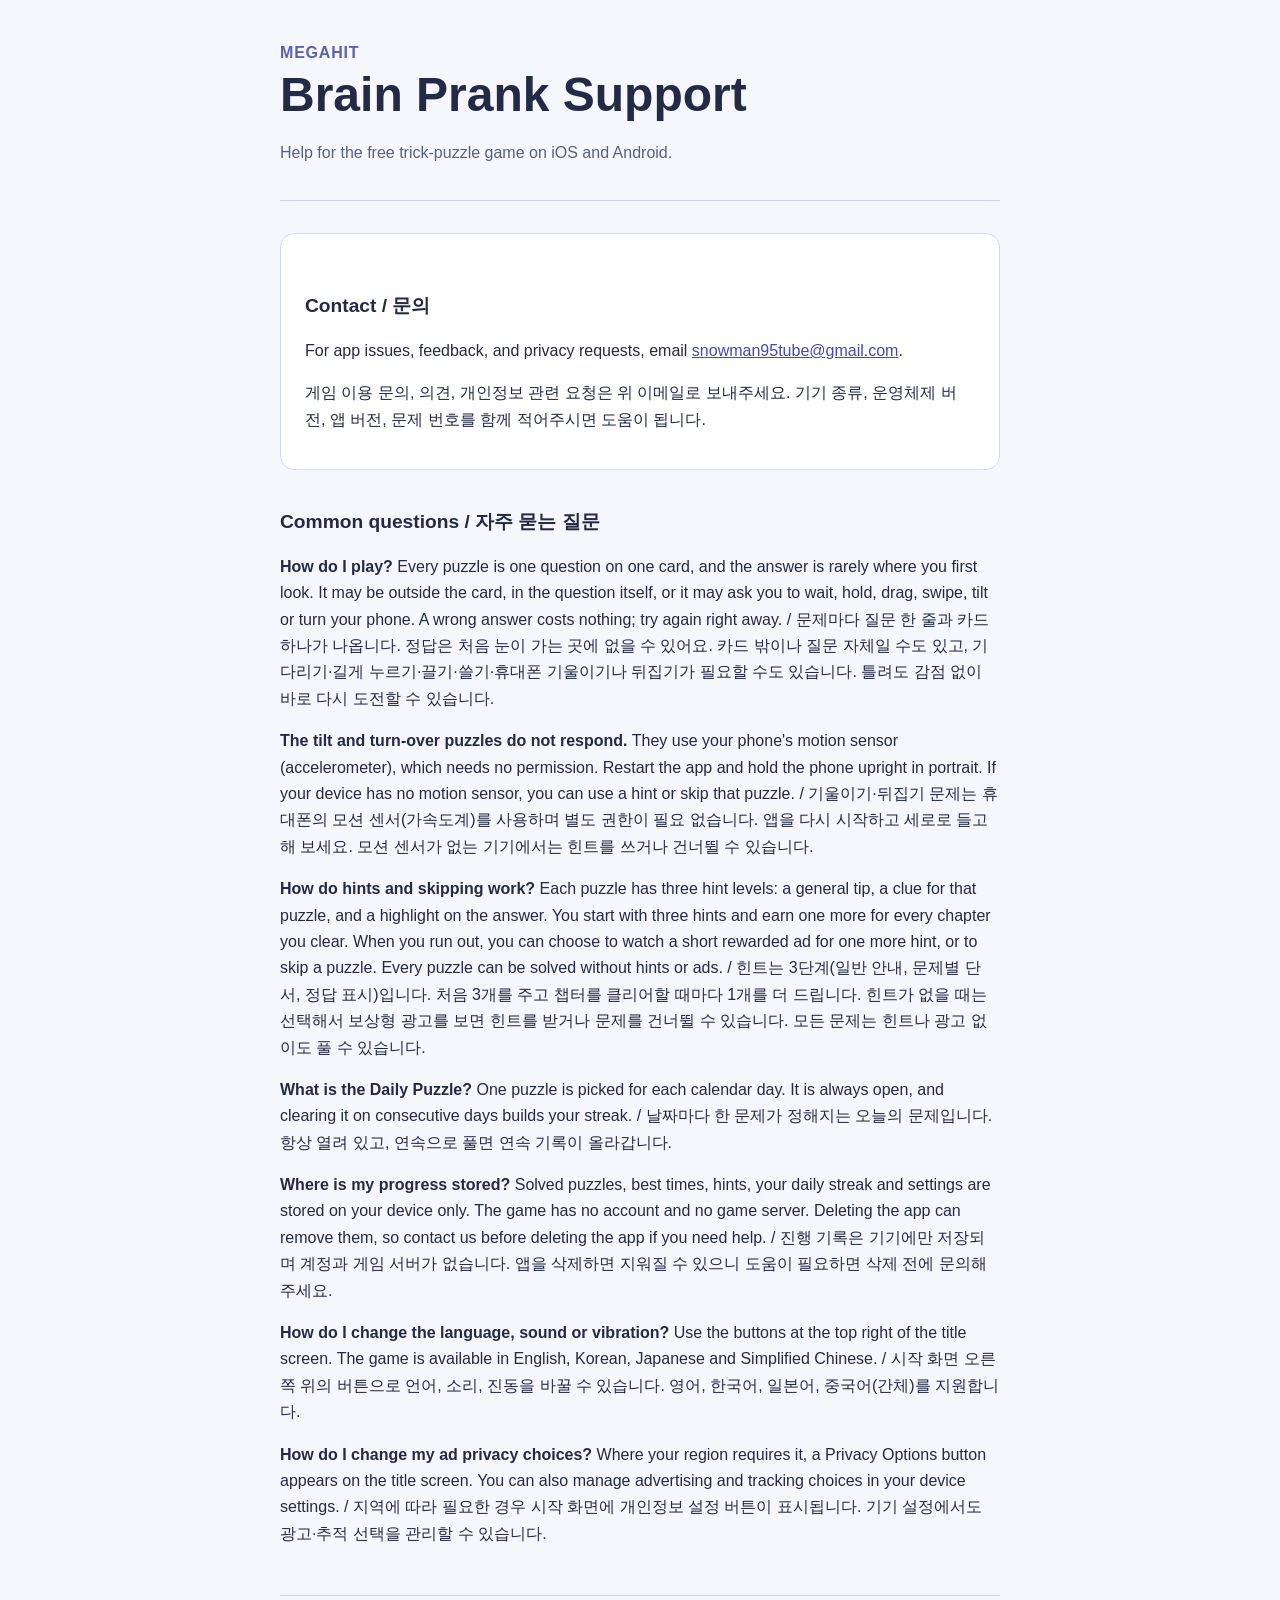
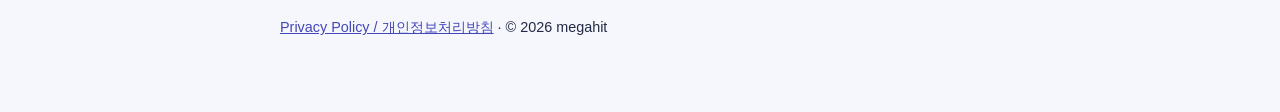
<file: index.html>
<!doctype html>
<html lang="en">
<head>
  <meta charset="utf-8">
  <meta name="viewport" content="width=device-width, initial-scale=1">
  <title>Brain Prank Support · megahit</title>
  <meta name="description" content="Support and contact information for Brain Prank.">
  <link rel="stylesheet" href="style.css">
</head>
<body>
<main>
  <header><div class="brand">megahit</div><h1>Brain Prank Support</h1><p class="subtle">Help for the free trick-puzzle game on iOS and Android.</p></header>
  <section class="card">
    <h2>Contact / 문의</h2>
    <p>For app issues, feedback, and privacy requests, email <a href="mailto:snowman95tube@gmail.com">snowman95tube@gmail.com</a>.</p>
    <p>게임 이용 문의, 의견, 개인정보 관련 요청은 위 이메일로 보내주세요. 기기 종류, 운영체제 버전, 앱 버전, 문제 번호를 함께 적어주시면 도움이 됩니다.</p>
  </section>
  <h2>Common questions / 자주 묻는 질문</h2>
  <p><strong>How do I play?</strong> Every puzzle is one question on one card, and the answer is rarely where you first look. It may be outside the card, in the question itself, or it may ask you to wait, hold, drag, swipe, tilt or turn your phone. A wrong answer costs nothing; try again right away. / 문제마다 질문 한 줄과 카드 하나가 나옵니다. 정답은 처음 눈이 가는 곳에 없을 수 있어요. 카드 밖이나 질문 자체일 수도 있고, 기다리기·길게 누르기·끌기·쓸기·휴대폰 기울이기나 뒤집기가 필요할 수도 있습니다. 틀려도 감점 없이 바로 다시 도전할 수 있습니다.</p>
  <p><strong>The tilt and turn-over puzzles do not respond.</strong> They use your phone's motion sensor (accelerometer), which needs no permission. Restart the app and hold the phone upright in portrait. If your device has no motion sensor, you can use a hint or skip that puzzle. / 기울이기·뒤집기 문제는 휴대폰의 모션 센서(가속도계)를 사용하며 별도 권한이 필요 없습니다. 앱을 다시 시작하고 세로로 들고 해 보세요. 모션 센서가 없는 기기에서는 힌트를 쓰거나 건너뛸 수 있습니다.</p>
  <p><strong>How do hints and skipping work?</strong> Each puzzle has three hint levels: a general tip, a clue for that puzzle, and a highlight on the answer. You start with three hints and earn one more for every chapter you clear. When you run out, you can choose to watch a short rewarded ad for one more hint, or to skip a puzzle. Every puzzle can be solved without hints or ads. / 힌트는 3단계(일반 안내, 문제별 단서, 정답 표시)입니다. 처음 3개를 주고 챕터를 클리어할 때마다 1개를 더 드립니다. 힌트가 없을 때는 선택해서 보상형 광고를 보면 힌트를 받거나 문제를 건너뛸 수 있습니다. 모든 문제는 힌트나 광고 없이도 풀 수 있습니다.</p>
  <p><strong>What is the Daily Puzzle?</strong> One puzzle is picked for each calendar day. It is always open, and clearing it on consecutive days builds your streak. / 날짜마다 한 문제가 정해지는 오늘의 문제입니다. 항상 열려 있고, 연속으로 풀면 연속 기록이 올라갑니다.</p>
  <p><strong>Where is my progress stored?</strong> Solved puzzles, best times, hints, your daily streak and settings are stored on your device only. The game has no account and no game server. Deleting the app can remove them, so contact us before deleting the app if you need help. / 진행 기록은 기기에만 저장되며 계정과 게임 서버가 없습니다. 앱을 삭제하면 지워질 수 있으니 도움이 필요하면 삭제 전에 문의해 주세요.</p>
  <p><strong>How do I change the language, sound or vibration?</strong> Use the buttons at the top right of the title screen. The game is available in English, Korean, Japanese and Simplified Chinese. / 시작 화면 오른쪽 위의 버튼으로 언어, 소리, 진동을 바꿀 수 있습니다. 영어, 한국어, 일본어, 중국어(간체)를 지원합니다.</p>
  <p><strong>How do I change my ad privacy choices?</strong> Where your region requires it, a Privacy Options button appears on the title screen. You can also manage advertising and tracking choices in your device settings. / 지역에 따라 필요한 경우 시작 화면에 개인정보 설정 버튼이 표시됩니다. 기기 설정에서도 광고·추적 선택을 관리할 수 있습니다.</p>
  <footer><a href="privacy.html">Privacy Policy / 개인정보처리방침</a> · © 2026 megahit</footer>
</main>
</body>
</html>
</file>
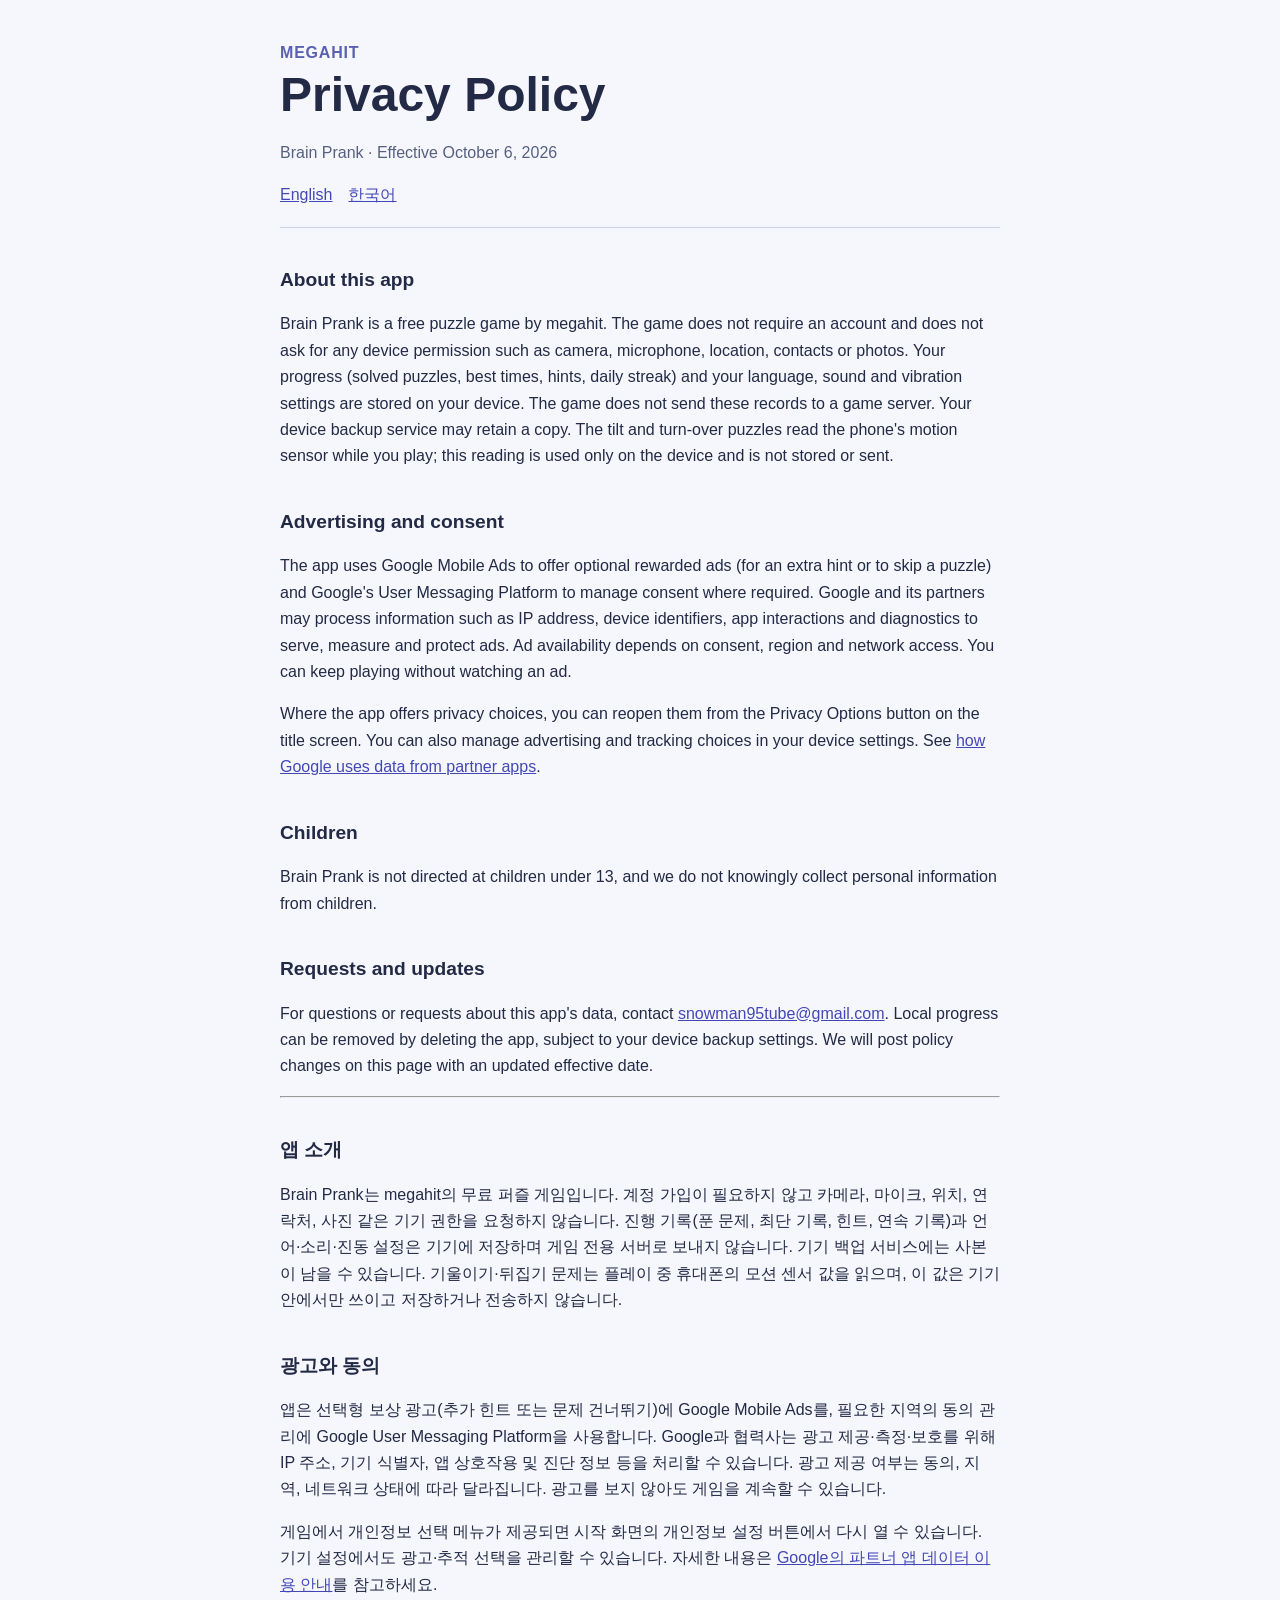
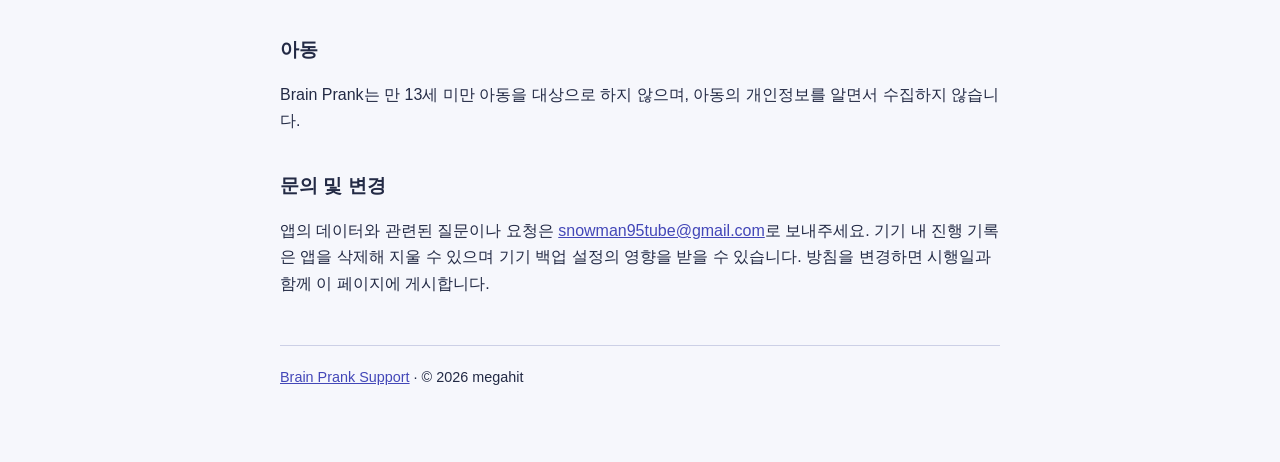
<file: privacy.html>
<!doctype html>
<html lang="en">
<head>
  <meta charset="utf-8">
  <meta name="viewport" content="width=device-width, initial-scale=1">
  <title>Brain Prank Privacy Policy · megahit</title>
  <meta name="description" content="Privacy policy for Brain Prank.">
  <link rel="stylesheet" href="style.css">
</head>
<body>
<main>
  <header><div class="brand">megahit</div><h1>Privacy Policy</h1><p class="subtle">Brain Prank · Effective October 6, 2026</p><nav class="lang"><a href="#english">English</a><a href="#korean">한국어</a></nav></header>
  <section id="english" lang="en">
    <h2>About this app</h2>
    <p>Brain Prank is a free puzzle game by megahit. The game does not require an account and does not ask for any device permission such as camera, microphone, location, contacts or photos. Your progress (solved puzzles, best times, hints, daily streak) and your language, sound and vibration settings are stored on your device. The game does not send these records to a game server. Your device backup service may retain a copy. The tilt and turn-over puzzles read the phone's motion sensor while you play; this reading is used only on the device and is not stored or sent.</p>
    <h2>Advertising and consent</h2>
    <p>The app uses Google Mobile Ads to offer optional rewarded ads (for an extra hint or to skip a puzzle) and Google's User Messaging Platform to manage consent where required. Google and its partners may process information such as IP address, device identifiers, app interactions and diagnostics to serve, measure and protect ads. Ad availability depends on consent, region and network access. You can keep playing without watching an ad.</p>
    <p>Where the app offers privacy choices, you can reopen them from the Privacy Options button on the title screen. You can also manage advertising and tracking choices in your device settings. See <a href="https://policies.google.com/technologies/partner-sites">how Google uses data from partner apps</a>.</p>
    <h2>Children</h2>
    <p>Brain Prank is not directed at children under 13, and we do not knowingly collect personal information from children.</p>
    <h2>Requests and updates</h2>
    <p>For questions or requests about this app's data, contact <a href="mailto:snowman95tube@gmail.com">snowman95tube@gmail.com</a>. Local progress can be removed by deleting the app, subject to your device backup settings. We will post policy changes on this page with an updated effective date.</p>
  </section>
  <hr>
  <section id="korean" lang="ko">
    <h2>앱 소개</h2>
    <p>Brain Prank는 megahit의 무료 퍼즐 게임입니다. 계정 가입이 필요하지 않고 카메라, 마이크, 위치, 연락처, 사진 같은 기기 권한을 요청하지 않습니다. 진행 기록(푼 문제, 최단 기록, 힌트, 연속 기록)과 언어·소리·진동 설정은 기기에 저장하며 게임 전용 서버로 보내지 않습니다. 기기 백업 서비스에는 사본이 남을 수 있습니다. 기울이기·뒤집기 문제는 플레이 중 휴대폰의 모션 센서 값을 읽으며, 이 값은 기기 안에서만 쓰이고 저장하거나 전송하지 않습니다.</p>
    <h2>광고와 동의</h2>
    <p>앱은 선택형 보상 광고(추가 힌트 또는 문제 건너뛰기)에 Google Mobile Ads를, 필요한 지역의 동의 관리에 Google User Messaging Platform을 사용합니다. Google과 협력사는 광고 제공·측정·보호를 위해 IP 주소, 기기 식별자, 앱 상호작용 및 진단 정보 등을 처리할 수 있습니다. 광고 제공 여부는 동의, 지역, 네트워크 상태에 따라 달라집니다. 광고를 보지 않아도 게임을 계속할 수 있습니다.</p>
    <p>게임에서 개인정보 선택 메뉴가 제공되면 시작 화면의 개인정보 설정 버튼에서 다시 열 수 있습니다. 기기 설정에서도 광고·추적 선택을 관리할 수 있습니다. 자세한 내용은 <a href="https://policies.google.com/technologies/partner-sites">Google의 파트너 앱 데이터 이용 안내</a>를 참고하세요.</p>
    <h2>아동</h2>
    <p>Brain Prank는 만 13세 미만 아동을 대상으로 하지 않으며, 아동의 개인정보를 알면서 수집하지 않습니다.</p>
    <h2>문의 및 변경</h2>
    <p>앱의 데이터와 관련된 질문이나 요청은 <a href="mailto:snowman95tube@gmail.com">snowman95tube@gmail.com</a>로 보내주세요. 기기 내 진행 기록은 앱을 삭제해 지울 수 있으며 기기 백업 설정의 영향을 받을 수 있습니다. 방침을 변경하면 시행일과 함께 이 페이지에 게시합니다.</p>
  </section>
  <footer><a href="index.html">Brain Prank Support</a> · © 2026 megahit</footer>
</main>
</body>
</html>
</file>
<file: style.css>
:root { color-scheme: light; font-family: -apple-system, BlinkMacSystemFont, "Segoe UI", "Apple SD Gothic Neo", "Noto Sans KR", sans-serif; background: #f6f7fc; color: #232a45; }
* { box-sizing: border-box; }
body { margin: 0; line-height: 1.65; }
main { max-width: 760px; margin: 0 auto; padding: 40px 20px 72px; }
header { border-bottom: 1px solid #ccd0e6; padding-bottom: 18px; margin-bottom: 32px; }
h1 { margin: 0 0 8px; line-height: 1.2; font-size: clamp(2rem, 6vw, 3rem); }
h2 { margin-top: 36px; font-size: 1.2rem; }
a { color: #4347b8; }
.brand { color: #5b60b0; font-weight: 700; letter-spacing: .05em; text-transform: uppercase; }
.subtle { color: #566080; }
.card { background: #fff; border: 1px solid #d6daee; border-radius: 14px; padding: 20px 24px; margin: 24px 0; }
.lang { display: flex; gap: 16px; flex-wrap: wrap; }
footer { border-top: 1px solid #ccd0e6; margin-top: 48px; padding-top: 20px; font-size: .9rem; }
</file>
